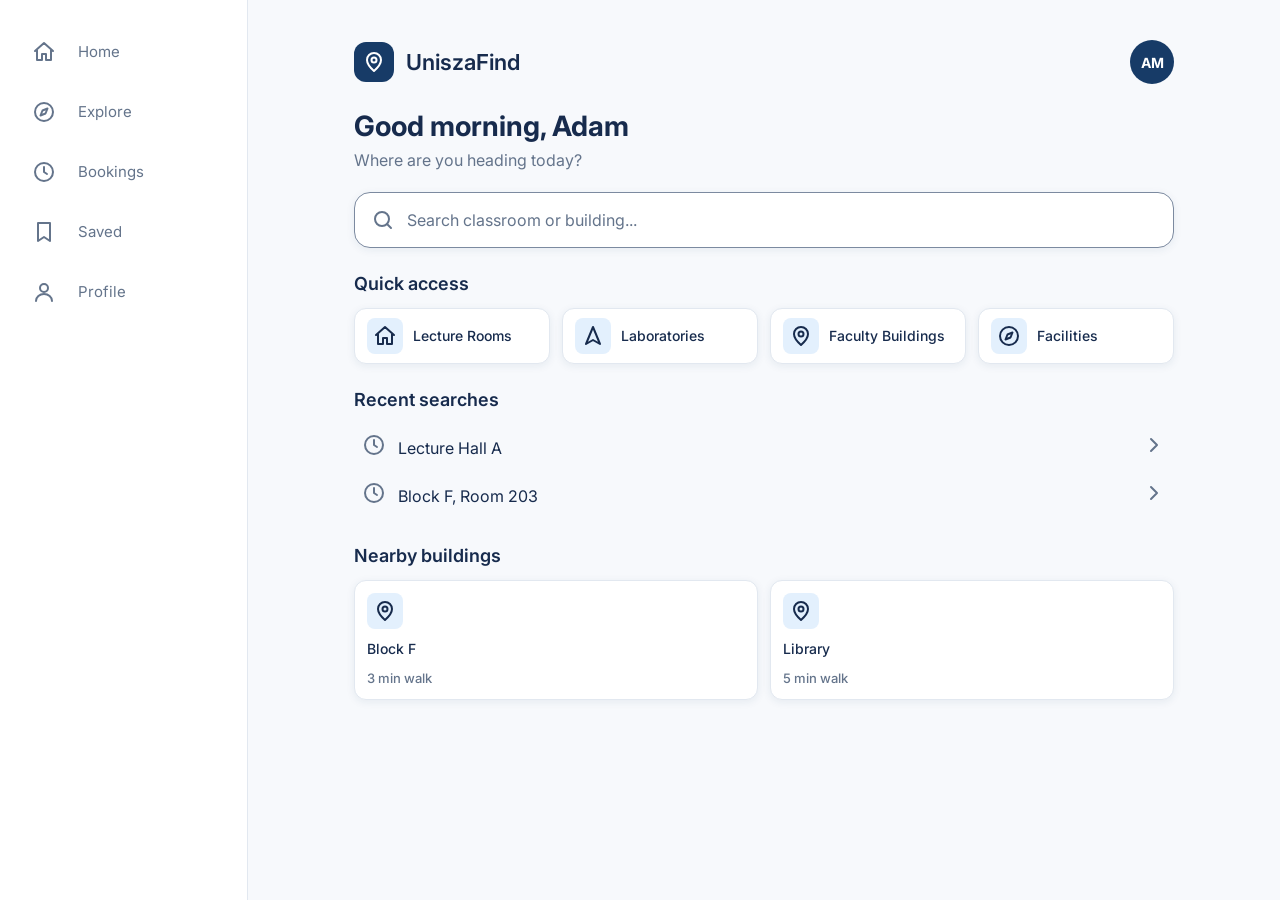
<file: index.html>
<!DOCTYPE html>
<html lang="en"><head><meta charset="utf-8">
<meta name="viewport" content="width=device-width, initial-scale=1, viewport-fit=cover">
<title>UniszaFind – Classroom Finder</title>
<link rel="preconnect" href="https://fonts.googleapis.com"><link href="https://fonts.googleapis.com/css2?family=Inter:wght@400;500;600;700&display=swap" rel="stylesheet">
<meta name="description" content="Find classrooms, buildings and step-by-step directions across campus with UniszaFind.">
<meta name="theme-color" content="#173B67">
<link rel="icon" href="assets/img/favicon.svg" type="image/svg+xml">
<link rel="stylesheet" href="assets/css/styles.css">
</head><body data-page="home">
<main class="app" id="app">
  <div class="row sp">
    <div class="row"><div class="logo" id="logoIcon"></div><h3>UniszaFind</h3></div>
    <a class="avatar sm" href="pages/profile.html" aria-label="Profile">AM</a>
  </div>
  <h1 style="margin-top:24px">Good morning, Adam</h1>
  <p class="mu" style="margin:4px 0 20px">Where are you heading today?</p>
  <a class="search" href="pages/search.html"><svg class="i" aria-hidden="true"><use href="#i-s"/></svg>Search classroom or building...</a>
  <div class="sec"><h2>Quick access</h2><div class="grid" id="quick"></div></div>
  <div class="sec"><h2>Recent searches</h2><div id="recent"></div></div>
  <div class="sec"><h2>Nearby buildings</h2><div class="grid" id="nearby"></div></div>
</main>
<nav id="nav" aria-label="Main"><div></div></nav><div id="toast" role="status" aria-live="polite"></div>
<script src="assets/js/app.js"></script>
</body></html>
</file>
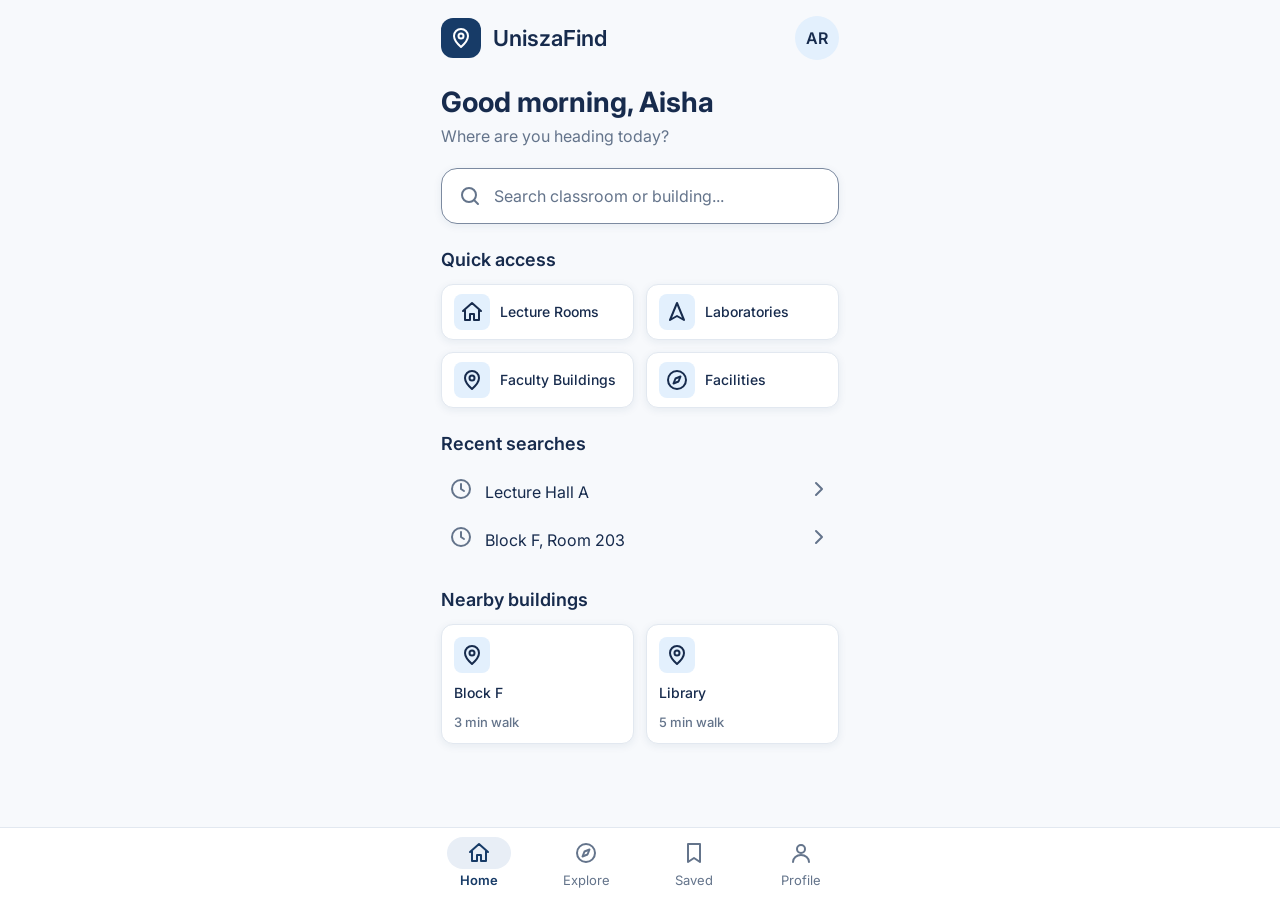
<file: archive/uniszafind-prototype.html>
<!DOCTYPE html>
<html lang="en"><head><meta charset="utf-8">
<meta name="viewport" content="width=device-width, initial-scale=1, viewport-fit=cover">
<title>UniszaFind – Classroom Finder</title>
<link rel="preconnect" href="https://fonts.googleapis.com"><link href="https://fonts.googleapis.com/css2?family=Inter:wght@400;500;600;700&display=swap" rel="stylesheet">
<style>
:root{--bg:#F7F9FC;--sf:#fff;--tx:#172B4D;--mu:#64748B;--pr:#173B67;--onp:#fff;--sc:#4A90E2;--bd:#E2E8F0;--in:#7C8AA0;--sel:#E8EEF6;--info:#E3F0FD;--ok:#1B7F55;--okb:#E4F5EE;--er:#C9372C;--erb:#FCE9E7;--lk:#2A6CB8;--sh:0 2px 8px rgba(23,59,103,.08);font-size:100%;box-sizing:border-box;padding-top:env(safe-area-inset-top,0px);padding-bottom:env(safe-area-inset-bottom,0px)}
:root.big{font-size:112.5%}
@media(prefers-color-scheme:dark){:root:not([data-theme="light"]){--bg:#0F1B2D;--sf:#17263B;--tx:#E8EEF6;--mu:#9FB0C6;--pr:#8DBBF2;--onp:#0F1B2D;--bd:#2A3C55;--sel:#22364F;--info:#1D3550;--ok:#6FD3A6;--okb:#173A2E;--er:#FF8A80;--erb:#3D1F22;--lk:#8DBBF2;--sh:0 2px 8px rgba(0,0,0,.4)}}
:root[data-theme="dark"]{--bg:#0F1B2D;--sf:#17263B;--tx:#E8EEF6;--mu:#9FB0C6;--pr:#8DBBF2;--onp:#0F1B2D;--bd:#2A3C55;--sel:#22364F;--info:#1D3550;--ok:#6FD3A6;--okb:#173A2E;--er:#FF8A80;--erb:#3D1F22;--lk:#8DBBF2;--sh:0 2px 8px rgba(0,0,0,.4)}
html{scroll-padding-top:env(safe-area-inset-top,0px)}
*{box-sizing:border-box}body{margin:0;background:var(--bg);color:var(--tx);font:400 1rem/1.5 Inter,system-ui,sans-serif}
button{font:inherit;color:inherit;cursor:pointer;border:0;background:none;text-align:left}
:focus-visible{outline:3px solid var(--sc);outline-offset:2px}
.app{max-width:430px;margin:auto;padding:16px 16px 104px;min-height:100vh}
.i{width:24px;height:24px;fill:none;stroke:currentColor;stroke-width:2;stroke-linecap:round;stroke-linejoin:round;flex:none}
h1{font:700 1.75rem/2.25rem Inter;margin:0}h2{font:600 1.125rem/1.5rem Inter;margin:0 0 12px}h3{font:600 1.375rem/1.75rem Inter;margin:0}
.mu{color:var(--mu)}.cap{font-size:.8125rem;line-height:1.125rem}.row{display:flex;align-items:center;gap:12px}.sp{justify-content:space-between}
.sec{margin-top:24px}.logo{width:40px;height:40px;border-radius:12px;background:var(--pr);color:var(--onp);display:grid;place-items:center}
.card{background:var(--sf);border:1px solid var(--bd);border-radius:12px;box-shadow:var(--sh)}
.search{width:100%;min-height:56px;padding:0 16px;border:1.5px solid var(--in);border-radius:16px;background:var(--sf);box-shadow:var(--sh);display:flex;align-items:center;gap:12px;color:var(--mu)}
input.search{color:var(--tx);font:inherit}input::placeholder{color:var(--mu)}
.grid{display:grid;grid-template-columns:1fr 1fr;gap:12px}
.tile{min-height:56px;padding:8px 12px;display:flex;align-items:center;gap:10px;font-weight:500;font-size:.875rem;line-height:1.25rem}
.tile:active,.item:active,.chip:active{background:var(--sel);border-color:var(--sc)}
.ib{width:36px;height:36px;border-radius:8px;background:var(--info);display:grid;place-items:center;flex:none}
.item{width:100%;min-height:48px;padding:8px;display:flex;align-items:center;gap:12px;border-radius:8px}
.chips{display:flex;gap:8px;overflow-x:auto;padding:2px 2px 8px;margin:0 -2px}
.chip{min-height:40px;padding:0 16px;border-radius:99px;border:1px solid var(--bd);background:var(--sf);font-size:.875rem;font-weight:500;white-space:nowrap}
.chip[aria-pressed=true]{background:var(--pr);color:var(--onp);border-color:var(--pr)}
.btn{min-height:48px;padding:0 24px;border-radius:12px;font-weight:500;display:flex;align-items:center;justify-content:center;gap:8px;width:100%;text-align:center}
.p{background:var(--pr);color:var(--onp)}.s{border:1.5px solid var(--pr);color:var(--pr)}
.pill{display:inline-block;padding:2px 10px;border-radius:99px;background:var(--info);font-size:.8125rem;font-weight:500}
.res{padding:16px;width:100%;display:flex;align-items:center;gap:12px;margin-bottom:12px}
.back{min-height:48px;display:flex;align-items:center;gap:4px;font-weight:500;color:var(--lk);margin-left:-8px;padding:0 8px}
.empty{text-align:center;padding:32px 16px}.empty .ib{width:56px;height:56px;margin:0 auto 12px;border-radius:99px}
.err{background:var(--erb);color:var(--er);border-radius:12px;padding:12px 16px;margin-top:12px;font-size:.875rem}
nav{position:fixed;left:0;right:0;bottom:0;background:var(--sf);border-top:1px solid var(--bd);padding:8px 8px calc(8px + env(safe-area-inset-bottom,0px))}
nav div{max-width:430px;margin:auto;display:flex}nav button{flex:1;min-height:56px;display:flex;flex-direction:column;align-items:center;gap:2px;font-size:.8125rem;color:var(--mu);text-align:center}
nav button span.pl{width:64px;height:32px;border-radius:99px;display:grid;place-items:center}nav button[aria-current=page]{color:var(--pr);font-weight:600}nav button[aria-current=page] .pl{background:var(--sel)}
svg.map{width:100%;border-radius:12px;background:var(--info);display:block}.map text{font:500 .625rem Inter;fill:var(--tx)}
.step{display:flex;gap:12px;padding:12px;border-radius:12px;opacity:.6}.step.on{opacity:1;background:var(--sel);font-weight:500}.step.done{opacity:1}.n{width:28px;height:28px;border-radius:99px;background:var(--pr);color:var(--onp);display:grid;place-items:center;font-size:.8125rem;font-weight:600;flex:none}
#toast{position:fixed;left:50%;bottom:104px;transform:translateX(-50%);background:var(--pr);color:var(--onp);padding:12px 20px;border-radius:12px;opacity:0;pointer-events:none;transition:opacity .2s;z-index:9}#toast.on{opacity:1}
.arr{background:var(--okb);color:var(--ok);padding:12px 16px;border-radius:12px;font-weight:600;margin-top:12px}
</style></head><body>
<svg width="0" height="0" style="position:absolute" aria-hidden="true"><symbol id="i-s" viewBox="0 0 24 24"><circle cx="11" cy="11" r="7"/><path d="M20 20l-4-4"/></symbol><symbol id="i-h" viewBox="0 0 24 24"><path d="M3 11l9-8 9 8M5 10v10h5v-6h4v6h5V10"/></symbol><symbol id="i-c" viewBox="0 0 24 24"><circle cx="12" cy="12" r="9"/><path d="M15.5 8.5l-2 5-5 2 2-5z"/></symbol><symbol id="i-b" viewBox="0 0 24 24"><path d="M6 3h12v18l-6-4-6 4z"/></symbol><symbol id="i-u" viewBox="0 0 24 24"><circle cx="12" cy="8" r="4"/><path d="M4 21c0-4 3.6-7 8-7s8 3 8 7"/></symbol><symbol id="i-r" viewBox="0 0 24 24"><path d="M9 6l6 6-6 6"/></symbol><symbol id="i-l" viewBox="0 0 24 24"><path d="M15 6l-6 6 6 6"/></symbol><symbol id="i-p" viewBox="0 0 24 24"><path d="M12 21s7-6.2 7-11a7 7 0 0 0-14 0c0 4.8 7 11 7 11z"/><circle cx="12" cy="10" r="2.5"/></symbol><symbol id="i-n" viewBox="0 0 24 24"><path d="M12 3l7 17-7-4-7 4z"/></symbol><symbol id="i-k" viewBox="0 0 24 24"><circle cx="12" cy="12" r="9"/><path d="M12 7v5l3 2"/></symbol></svg>
<main class="app" id="v"></main><nav id="nav" aria-label="Main"><div></div></nav><div id="toast" role="status" aria-live="polite"></div>
<script>
const B={A:{n:'Block A',x:30,y:30,w:80,h:60},B:{n:'Block B',x:130,y:30,w:70,h:60},F:{n:'Block F',x:230,y:30,w:80,h:80},L:{n:'Library',x:30,y:150,w:90,h:60},C:{n:'Cafeteria',x:240,y:170,w:70,h:50}};
const R=[{id:'a',n:'Lecture Hall A',r:'LH-A',b:'A',f:'Ground floor',c:'Lecture Room',m:2,fac:['Projector','Air conditioning','Wi‑Fi','Wheelchair access']},
{id:'b',n:'Block F, Room 203',r:'F203',b:'F',f:'Level 2',c:'Lecture Room',m:4,fac:['Projector','Wi‑Fi','Power sockets']},
{id:'c',n:'Computer Laboratory 2',r:'F-L2',b:'F',f:'Level 1',c:'Laboratory',m:4,fac:['40 PCs','Air conditioning','Wi‑Fi','Wheelchair access']},
{id:'d',n:'Physics Laboratory 1',r:'B104',b:'B',f:'Level 1',c:'Laboratory',m:3,fac:['Lab benches','Safety shower','Wi‑Fi']},
{id:'e',n:'Faculty of Informatics Office',r:'F-001',b:'F',f:'Ground floor',c:'Faculty Building',m:4,fac:['Reception','Wheelchair access']},
{id:'f',n:'Main Library',r:'L-G',b:'L',f:'Ground floor',c:'Facility',m:5,fac:['Study spaces','Wi‑Fi','Printing','Wheelchair access']},
{id:'g',n:'Student Cafeteria',r:'C-01',b:'C',f:'Ground floor',c:'Facility',m:3,fac:['Seating','Prayer room nearby']}];
const CATS=['All','Lecture Room','Laboratory','Faculty Building','Facility'],CL={'Lecture Room':'Lecture Rooms','Laboratory':'Laboratories','Faculty Building':'Faculty Buildings','Facility':'Facilities'};
const S={q:'',cat:'All',sort:'near',sel:null,saved:new Set(),recent:['Lecture Hall A','Block F, Room 203'],step:0,list:false,big:false,prev:null};
const $=s=>document.querySelector(s),ic=i=>`<svg class="i" aria-hidden="true"><use href="#i-${i}"/></svg>`;
const esc=s=>String(s).replace(/[&<>"']/g,c=>({'&':'&amp;','<':'&lt;','>':'&gt;','"':'&quot;',"'":'&#39;'}[c]));
const find=()=>{const q=S.q.trim().toLowerCase();let r=R.filter(x=>(S.cat==='All'||x.c===S.cat)&&(!q||(x.n+' '+x.r+' '+B[x.b].n).toLowerCase().includes(q)));return S.sort==='name'?r.sort((a,b)=>a.n.localeCompare(b.n)):r.sort((a,b)=>a.m-b.m)};
const chips=a=>`<div class="chips" role="group" aria-label="Filter by type">${CATS.map(c=>`<button class="chip" data-a="${a}" data-c="${c}" aria-pressed="${S.cat===c}">${c==='All'?'All':CL[c]}</button>`).join('')}</div>`;
const rcard=r=>`<button class="card res" data-a="room" data-id="${r.id}"><div class="ib">${ic('p')}</div><div style="flex:1"><b>${r.n}</b><div class="cap mu">${r.r} · ${B[r.b].n} · ${r.f}</div><span class="pill" style="margin-top:6px">${r.c}</span></div>${ic('r')}</button>`;
function door(id){const b=B[id],top=b.y<120,x=b.x+b.w/2;return{x,y:top?b.y+b.h:b.y,top}}
function map(sel,route,step){let d=sel?door(sel):null,p=d?[[170,260],[170,125],[d.x,125],[d.x,d.y]]:null,pts=p?p.map(a=>a.join(',')).join(' '):'';
return `<svg class="map" viewBox="0 0 340 290" role="img" aria-label="Campus map${sel?' with route to '+B[sel].n:''}"><rect x="0" y="118" width="340" height="14" fill="var(--bd)"/><rect x="163" y="118" width="14" height="172" fill="var(--bd)"/>`+
Object.entries(B).map(([k,b])=>`<g ${route?'':`data-a="bld" data-id="${k}" style="cursor:pointer" role="button" tabindex="0" aria-label="${b.n}"`}><rect x="${b.x}" y="${b.y}" width="${b.w}" height="${b.h}" rx="8" fill="${k===sel?'var(--pr)':'var(--sf)'}" stroke="var(--in)"/><text x="${b.x+b.w/2}" y="${b.y+b.h/2+4}" text-anchor="middle" style="fill:${k===sel?'var(--onp)':'var(--tx)'}">${b.n}</text></g>`).join('')+
(p?`<polyline points="${pts}" fill="none" stroke="var(--sc)" stroke-width="4" stroke-dasharray="1 8" stroke-linecap="round"/>`:'')+
`<circle cx="170" cy="260" r="9" fill="var(--sc)" stroke="#fff" stroke-width="3"/><text x="170" y="282" text-anchor="middle">You are here</text>`+
(d?`<path transform="translate(${d.x-12} ${d.y-(d.top?0:24)})" d="M12 22s7-6 7-11a7 7 0 0 0-14 0c0 5 7 11 7 11z" fill="var(--er)"/>`:'')+`</svg>`}
function steps(r){const b=B[r.b].n;return[`Head north along Main Walk`,`Turn at the junction toward ${b}`,`Enter ${b} and go to ${r.f.toLowerCase()}`,`${r.n} (${r.r}) is on your right`]}
const V={
home:()=>`<div class="row sp"><div class="row"><div class="logo">${ic('p')}</div><h3>UniszaFind</h3></div><button class="ib" style="width:44px;height:44px;border-radius:99px;font-weight:600" data-a="go" data-v="profile" aria-label="Profile">AR</button></div>
<h1 style="margin-top:24px">Good morning, Aisha</h1><p class="mu" style="margin:4px 0 20px">Where are you heading today?</p>
<button class="search" data-a="go" data-v="search">${ic('s')}Search classroom or building...</button>
<div class="sec"><h2>Quick access</h2><div class="grid">${Object.entries(CL).map(([k,l])=>`<button class="card tile" data-a="cat" data-c="${k}"><span class="ib">${ic(k=='Facility'?'c':k=='Laboratory'?'n':k=='Lecture Room'?'h':'p')}</span>${l}</button>`).join('')}</div></div>
<div class="sec"><h2>Recent searches</h2>${S.recent.map(t=>`<button class="item" data-a="recent" data-t="${t}"><span class="mu">${ic('k')}</span><span style="flex:1">${t}</span><span class="mu">${ic('r')}</span></button>`).join('')}</div>
<div class="sec"><h2>Nearby buildings</h2><div class="grid">${[['F','3 min walk'],['L','5 min walk']].map(([k,m])=>`<button class="card tile" style="flex-direction:column;align-items:flex-start;padding:12px" data-a="bld" data-id="${k}"><span class="ib">${ic('p')}</span>${B[k].n}<span class="cap mu">${m}</span></button>`).join('')}</div></div>`,
search:()=>`<button class="back" data-a="back">${ic('l')}Back</button><input id="q" class="search" placeholder="Search classroom or building..." aria-label="Search" value="${esc(S.q)}" autocomplete="off">${chips('chip')}<div id="sg">${sg()}</div>`,
results:()=>{const r=find();return `<button class="back" data-a="back">${ic('l')}Back</button><h1 style="font-size:1.375rem;line-height:1.75rem">${r.length} result${r.length==1?'':'s'}${S.q?` for “${esc(S.q)}”`:''}</h1>${chips('chip')}<div class="row sp" style="margin:4px 0 12px"><span class="cap mu">Sorted by ${S.sort=='near'?'nearest':'name'}</span><button class="chip" data-a="sort">Sort: ${S.sort=='near'?'Nearest':'Name'}</button></div>${r.length?r.map(rcard).join(''):empty()}`},
details:()=>{const r=S.sel,sv=S.saved.has(r.id);return `<button class="back" data-a="back">${ic('l')}Back</button><span class="pill">${r.c}</span><h1 style="margin-top:8px">${r.n}</h1><p class="mu" style="margin:0 0 16px">Room ${r.r}</p>
<div class="grid"><div class="card" style="padding:12px"><div class="cap mu">Building</div><b>${B[r.b].n}</b></div><div class="card" style="padding:12px"><div class="cap mu">Floor</div><b>${r.f}</b></div></div>
<div class="sec"><h2>Facilities</h2><div style="display:flex;flex-wrap:wrap;gap:8px">${r.fac.map(f=>`<span class="pill">${f}</span>`).join('')}</div></div>
<div class="sec"><h2>Direction preview</h2>${map(r.b,1)}<p class="cap mu">About ${r.m} min walk from your location</p></div>
<div style="display:grid;gap:12px;margin-top:24px"><button class="btn p" data-a="dir">${ic('n')}Get Directions</button><button class="btn s" data-a="save">${ic('b')}${sv?'Saved – tap to remove':'Save room'}</button></div>`},
navigate:()=>{const r=S.sel,st=steps(r),done=S.step>=st.length;return `<button class="back" data-a="back">${ic('l')}Back</button><h3>To ${r.n}</h3><p class="mu" style="margin:0 0 12px">From: Main Gate (your location) · <b>${r.m} min · ${r.m*70} m</b></p>${map(r.b,1)}
<div class="sec" aria-live="polite">${done?`<div class="arr">You’ve arrived at ${r.n}</div>`:''}${st.map((s,i)=>`<div class="step ${i==S.step?'on':''} ${i<S.step?'done':''}"><span class="n">${i<S.step?'✓':i+1}</span>${s}</div>`).join('')}</div>
<div style="display:grid;gap:12px;margin-top:16px">${done?'':`<button class="btn p" data-a="next">${S.step==st.length-1?'I’ve arrived':'Next step'}</button>`}<button class="btn s" data-a="end">${done?'Done':'End navigation'}</button></div>`},
map:()=>`<h1>Campus map</h1><div class="row" style="margin:12px 0"><button class="chip" data-a="tg" aria-pressed="${!S.list}">Map</button><button class="chip" data-a="tg" aria-pressed="${S.list}">List</button></div>${S.list?Object.entries(B).map(([k,b])=>`<button class="card res" data-a="bld" data-id="${k}"><div class="ib">${ic('p')}</div><b style="flex:1">${b.n}</b>${ic('r')}</button>`).join(''):map(null,0)+'<p class="cap mu">Tap a building to see its rooms.</p>'}`,
saved:()=>`<h1>Saved rooms</h1><div style="margin-top:16px">${S.saved.size?[...S.saved].map(i=>rcard(R.find(x=>x.id==i))).join(''):`<div class="empty card"><div class="ib">${ic('b')}</div><b>No saved rooms yet</b><p class="mu">Open a room and tap “Save room” to find it here quickly.</p><button class="btn p" data-a="go" data-v="search">Search rooms</button></div>`}</div>`,
profile:()=>`<h1>Profile</h1><div class="card" style="padding:16px;margin:16px 0" ><b>Guest visitor</b><p class="mu" style="margin:0">Sign-in with your university ID is coming soon.</p></div><button class="card res" data-a="big" aria-pressed="${S.big}"><b style="flex:1">Larger text</b><span class="pill">${S.big?'On':'Off'}</span></button>`};
function sg(){const r=find().slice(0,5);return S.q&&!r.length?empty():`<h2 style="margin-top:8px">${S.q?'Suggestions':'Recent searches'}</h2>`+(S.q?r.map(x=>`<button class="item" data-a="room" data-id="${x.id}"><span class="mu">${ic('s')}</span><span style="flex:1"><b>${x.n}</b><span class="cap mu"> · ${B[x.b].n}</span></span></button>`).join(''):S.recent.map(t=>`<button class="item" data-a="recent" data-t="${t}"><span class="mu">${ic('k')}</span><span style="flex:1">${t}</span></button>`).join(''))+(S.q?`<button class="btn p" style="margin-top:12px" data-a="go" data-v="results">See all results</button>`:'')}
function empty(){return `<div class="empty card"><div class="ib">${ic('s')}</div><b>No classrooms found</b><p class="mu">Check the spelling, or try a room number such as “F203” or a building name.</p><button class="btn s" data-a="clear">Clear search and filters</button></div>`}
let lastView=null;
function render(){let v=location.hash.slice(1)||'home';if(!V[v]||((v=='details'||v=='navigate')&&!S.sel))v='home';$('#v').innerHTML=V[v]();if(v!==lastView)window.scrollTo(0,0);lastView=v;
const t=[['home','Home','h'],['map','Explore','c'],['saved','Saved','b'],['profile','Profile','u']],on=v=='results'||v=='search'||v=='details'?'home':v;
$('#nav').style.display=v=='navigate'?'none':'';$('#nav div').innerHTML=t.map(([k,l,i])=>`<button data-a="go" data-v="${k}" ${on==k?'aria-current="page"':''}><span class="pl">${ic(i)}</span>${l}</button>`).join('');
if(v=='search'){const q=$('#q');q.focus();q.setSelectionRange(q.value.length,q.value.length)}}
let toastTimer;
function toast(m){const t=$('#toast');t.textContent=m;t.classList.add('on');clearTimeout(toastTimer);toastTimer=setTimeout(()=>t.classList.remove('on'),1800)}
const go=v=>{const cur=location.hash.slice(1)||'home';if(cur===v){render();return}S.prev=cur;location.hash=v};
const back=()=>{const p=S.prev||'home';S.prev=null;location.hash=p;if((location.hash.slice(1)||'home')===p)render()};
document.addEventListener('click',e=>{const t=e.target.closest('[data-a]');if(!t)return;const a=t.dataset.a,d=t.dataset;
if(a=='go')go(d.v);else if(a=='back')back();
else if(a=='cat'){S.cat=d.c;S.q='';go('results')}else if(a=='chip'){S.cat=d.c;render();if(location.hash=='#search')$('#q').focus()}
else if(a=='sort'){S.sort=S.sort=='near'?'name':'near';render()}
else if(a=='room'){S.sel=R.find(x=>x.id==d.id);S.recent=[S.sel.n,...S.recent.filter(x=>x!=S.sel.n)].slice(0,3);go('details')}
else if(a=='recent'){S.q=d.t;S.cat='All';go('results')}else if(a=='bld'){S.q=B[d.id].n;S.cat='All';go('results')}
else if(a=='save'){const i=S.sel.id;S.saved.has(i)?S.saved.delete(i):S.saved.add(i);toast(S.saved.has(i)?'Room saved':'Removed from saved');render()}
else if(a=='dir'){S.step=0;go('navigate')}else if(a=='next'){S.step++;render()}else if(a=='end')go('details')
else if(a=='tg'){S.list=t.textContent=='List';render()}else if(a=='clear'){S.q='';S.cat='All';render()}
else if(a=='big'){S.big=!S.big;document.documentElement.classList.toggle('big',S.big);render()}});
document.addEventListener('input',e=>{if(e.target.id=='q'){S.q=e.target.value;$('#sg').innerHTML=sg()}});
document.addEventListener('keydown',e=>{if(e.target.id=='q'&&e.key=='Enter')go('results');if(e.key=='Enter'&&e.target.matches('svg g[data-a]'))e.target.dispatchEvent(new MouseEvent('click',{bubbles:true}))});
addEventListener('hashchange',render);render();
</script></body></html>
</file>
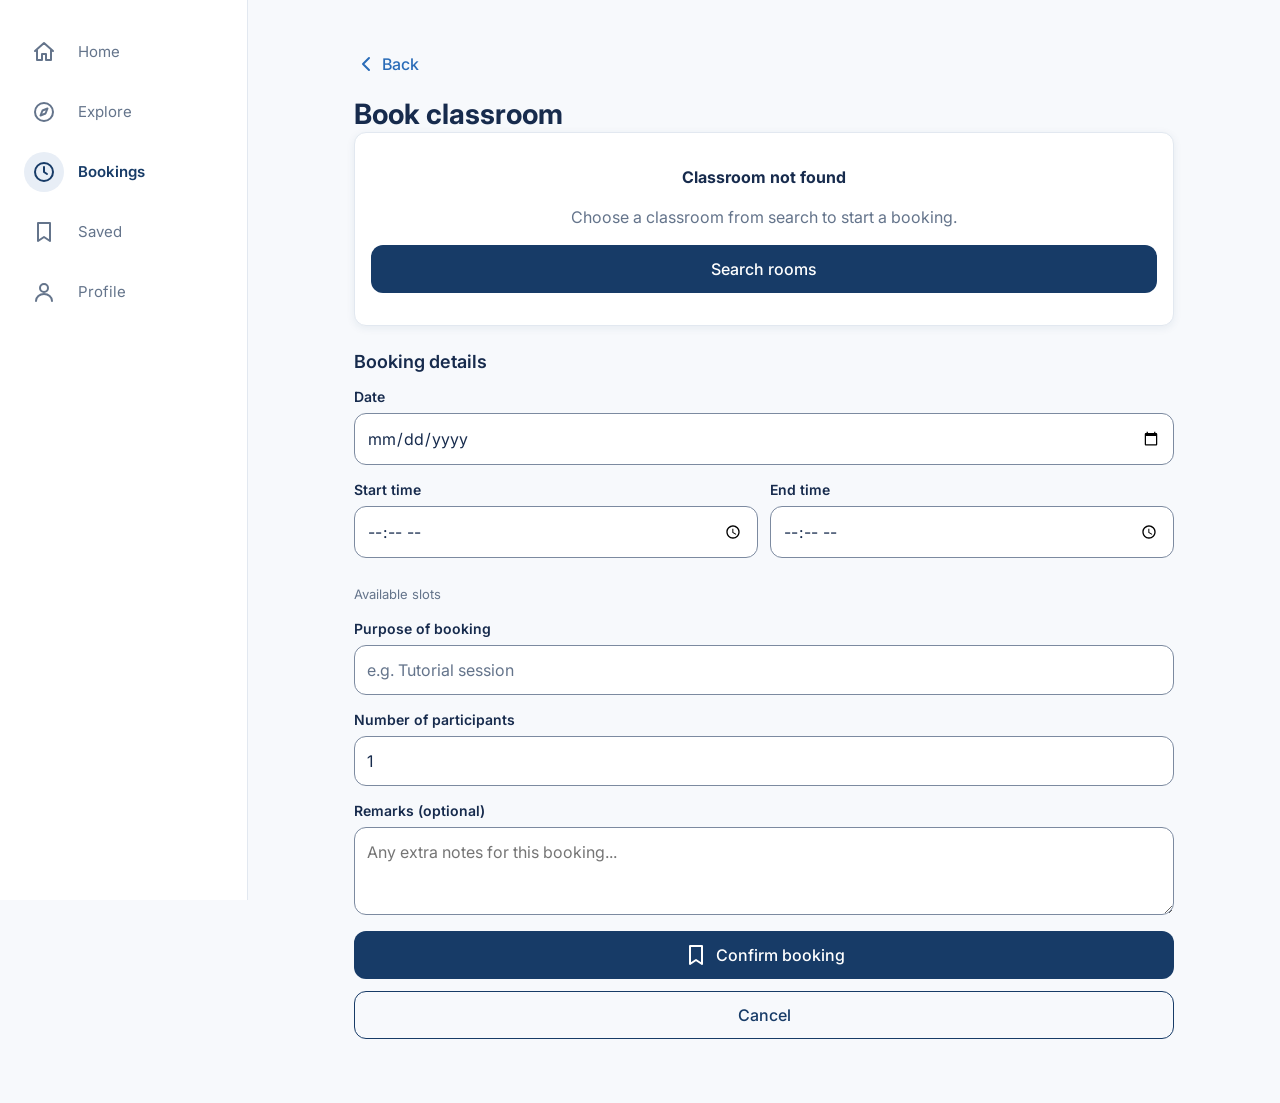
<file: pages/booking.html>
<!DOCTYPE html>
<html lang="en"><head><meta charset="utf-8">
<meta name="viewport" content="width=device-width, initial-scale=1, viewport-fit=cover">
<title>Book classroom – UniszaFind</title>
<link rel="preconnect" href="https://fonts.googleapis.com"><link href="https://fonts.googleapis.com/css2?family=Inter:wght@400;500;600;700&display=swap" rel="stylesheet">
<meta name="description" content="Reserve a campus classroom locally with UniszaFind.">
<meta name="theme-color" content="#173B67">
<link rel="icon" href="../assets/img/favicon.svg" type="image/svg+xml">
<link rel="stylesheet" href="../assets/css/styles.css">
</head><body data-page="booking">
<main class="app" id="app">
  <a class="back" href="details.html" data-back><svg class="i" aria-hidden="true"><use href="#i-l"/></svg>Back</a>
  <h1 style="margin-top:8px">Book classroom</h1>
  <div id="bookingRoom"></div>
  <form id="bookingForm" novalidate>
    <input type="hidden" id="bkRoom">
    <div class="sec">
      <h2>Booking details</h2>
      <div class="field"><label for="bkDate">Date</label><input id="bkDate" type="date" required></div>
      <div class="grid">
        <div class="field"><label for="bkStart">Start time</label><input id="bkStart" type="time" step="1800" required></div>
        <div class="field"><label for="bkEnd">End time</label><input id="bkEnd" type="time" step="1800" required></div>
      </div>
      <p class="hint" id="bkSlots">Available slots</p>
      <div class="field"><label for="bkPurpose">Purpose of booking</label><input id="bkPurpose" type="text" placeholder="e.g. Tutorial session" required></div>
      <div class="field"><label for="bkParticipants">Number of participants</label><input id="bkParticipants" type="number" min="1" value="1" required></div>
      <div class="field"><label for="bkRemarks">Remarks (optional)</label><textarea id="bkRemarks" placeholder="Any extra notes for this booking..."></textarea></div>
    </div>
    <div id="bkError" class="form-error" role="alert"></div>
    <div style="display:grid;gap:12px;margin-top:16px">
      <button class="btn p" type="submit"><svg class="i" aria-hidden="true"><use href="#i-b"/></svg>Confirm booking</button>
      <a class="btn s" id="bkCancel" href="details.html">Cancel</a>
    </div>
  </form>
</main>
<nav id="nav" aria-label="Main"><div></div></nav><div id="toast" role="status" aria-live="polite"></div>
<script src="../assets/js/app.js"></script>
</body></html>
</file>
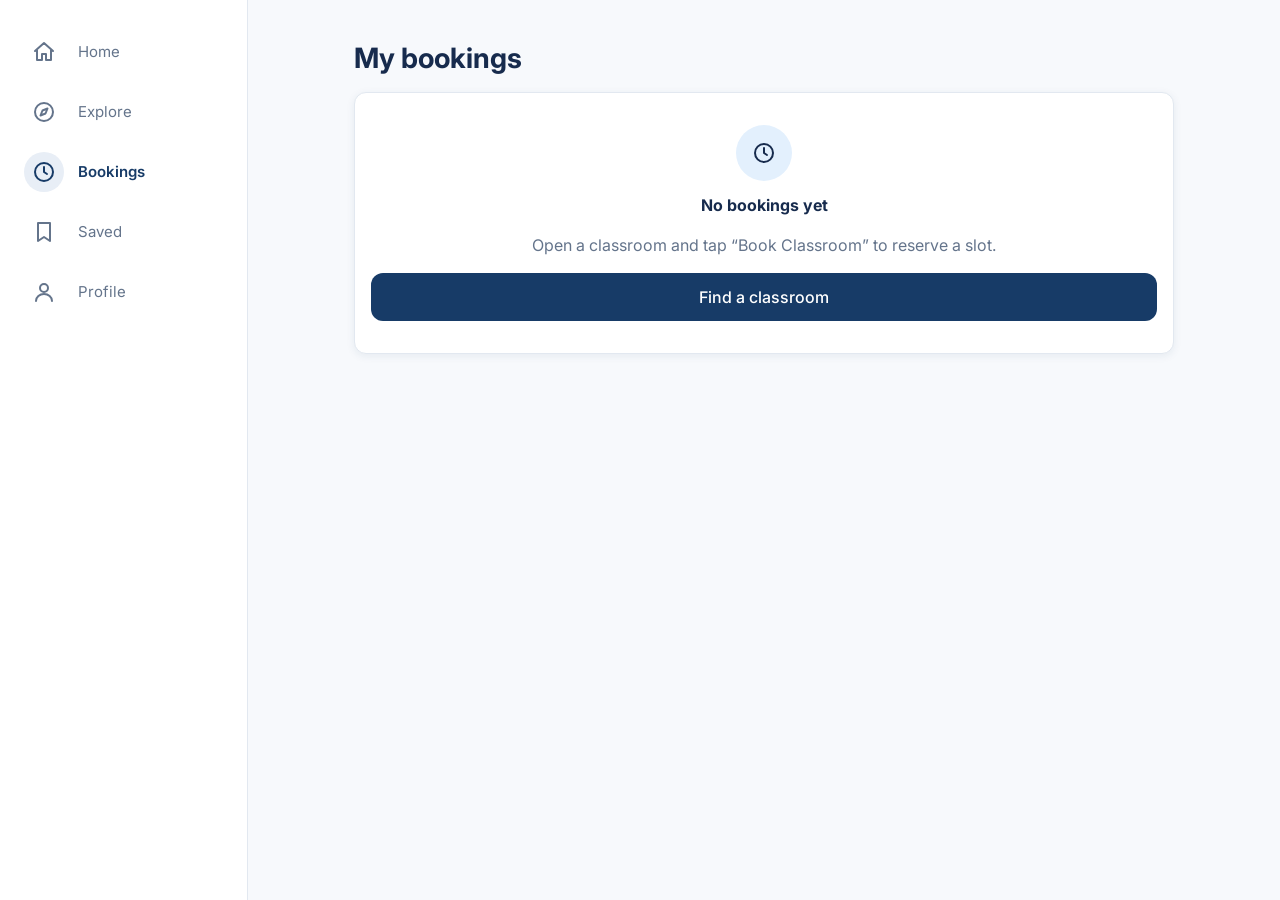
<file: pages/bookings.html>
<!DOCTYPE html>
<html lang="en"><head><meta charset="utf-8">
<meta name="viewport" content="width=device-width, initial-scale=1, viewport-fit=cover">
<title>My bookings – UniszaFind</title>
<link rel="preconnect" href="https://fonts.googleapis.com"><link href="https://fonts.googleapis.com/css2?family=Inter:wght@400;500;600;700&display=swap" rel="stylesheet">
<meta name="description" content="View and manage your locally saved classroom bookings with UniszaFind.">
<meta name="theme-color" content="#173B67">
<link rel="icon" href="../assets/img/favicon.svg" type="image/svg+xml">
<link rel="stylesheet" href="../assets/css/styles.css">
</head><body data-page="bookings">
<main class="app" id="app">
  <h1>My bookings</h1>
  <div id="bookingsBanner"></div>
  <div style="margin-top:16px" id="bookings"></div>
</main>
<nav id="nav" aria-label="Main"><div></div></nav><div id="toast" role="status" aria-live="polite"></div>
<script src="../assets/js/app.js"></script>
</body></html>
</file>
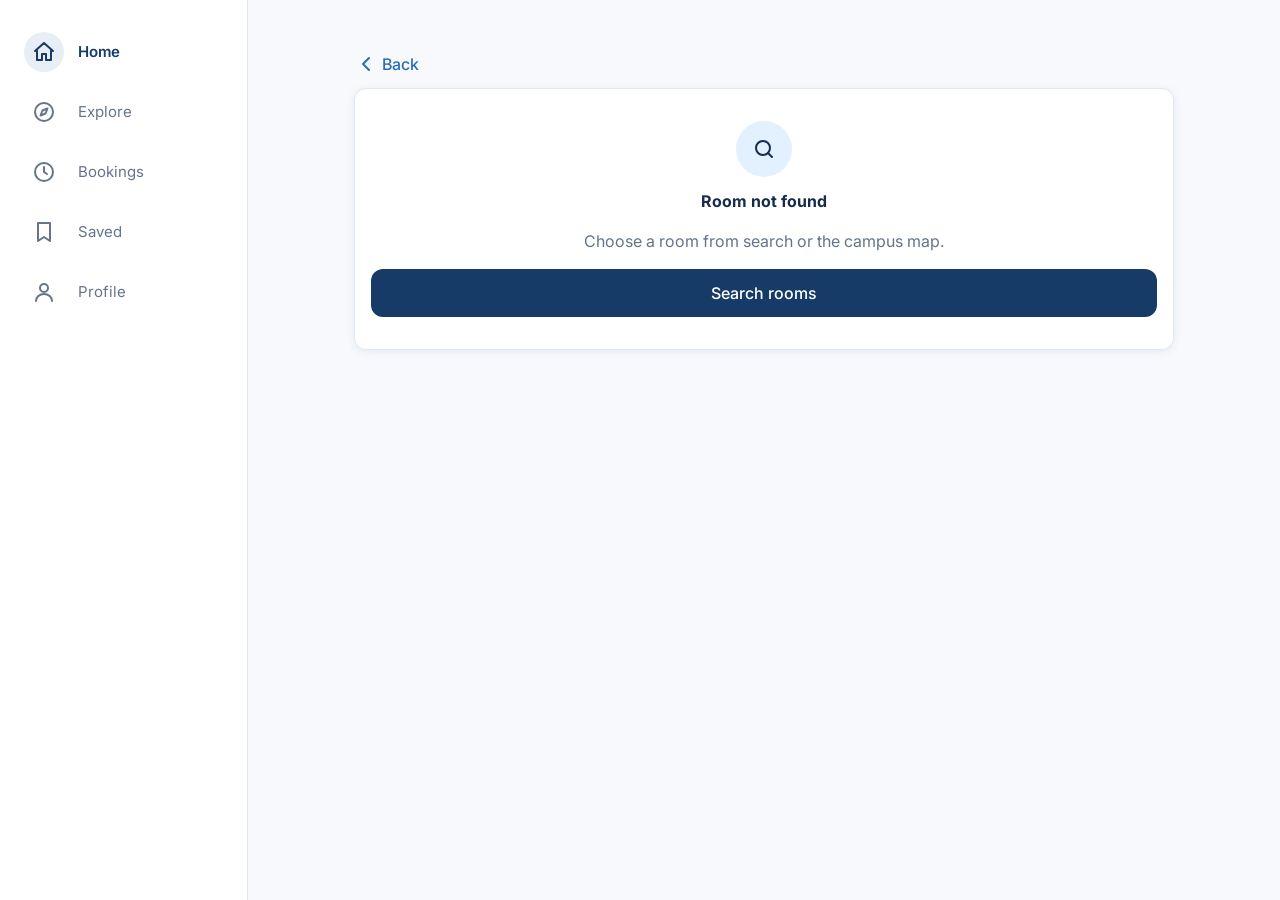
<file: pages/details.html>
<!DOCTYPE html>
<html lang="en"><head><meta charset="utf-8">
<meta name="viewport" content="width=device-width, initial-scale=1, viewport-fit=cover">
<title>Room details – UniszaFind</title>
<link rel="preconnect" href="https://fonts.googleapis.com"><link href="https://fonts.googleapis.com/css2?family=Inter:wght@400;500;600;700&display=swap" rel="stylesheet">
<meta name="description" content="Find classrooms, buildings and step-by-step directions across campus with UniszaFind.">
<meta name="theme-color" content="#173B67">
<link rel="icon" href="../assets/img/favicon.svg" type="image/svg+xml">
<link rel="stylesheet" href="../assets/css/styles.css">
</head><body data-page="details">
<main class="app" id="app">
  <a class="back" href="results.html" data-back><svg class="i" aria-hidden="true"><use href="#i-l"/></svg>Back</a>
  <div id="details"></div>
</main>
<nav id="nav" aria-label="Main"><div></div></nav><div id="toast" role="status" aria-live="polite"></div>
<script src="../assets/js/app.js"></script>
</body></html>
</file>
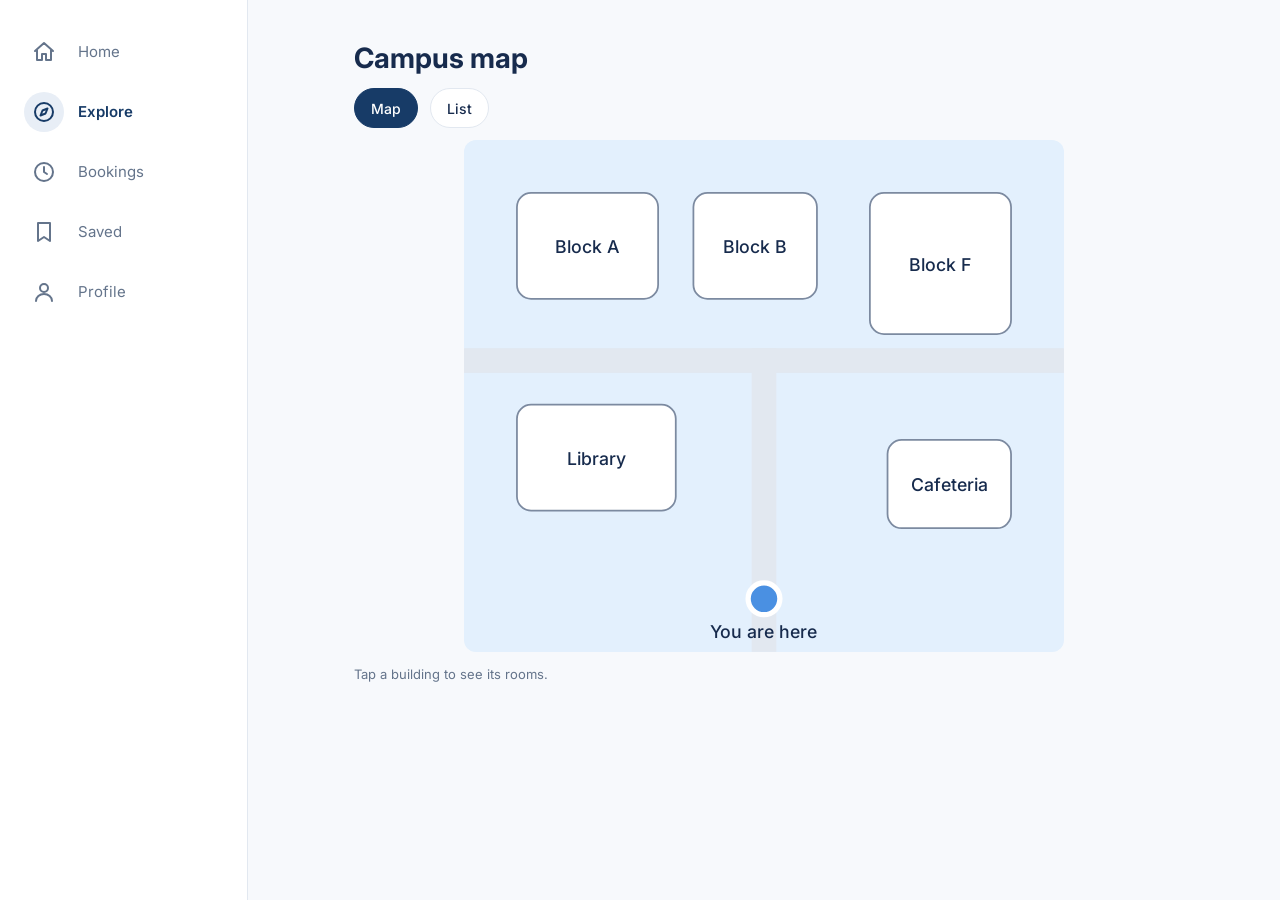
<file: pages/map.html>
<!DOCTYPE html>
<html lang="en"><head><meta charset="utf-8">
<meta name="viewport" content="width=device-width, initial-scale=1, viewport-fit=cover">
<title>Campus map – UniszaFind</title>
<link rel="preconnect" href="https://fonts.googleapis.com"><link href="https://fonts.googleapis.com/css2?family=Inter:wght@400;500;600;700&display=swap" rel="stylesheet">
<meta name="description" content="Find classrooms, buildings and step-by-step directions across campus with UniszaFind.">
<meta name="theme-color" content="#173B67">
<link rel="icon" href="../assets/img/favicon.svg" type="image/svg+xml">
<link rel="stylesheet" href="../assets/css/styles.css">
</head><body data-page="map">
<main class="app" id="app">
  <h1>Campus map</h1>
  <div class="row" style="margin:12px 0">
    <button class="chip" data-a="tg" id="mapBtn" aria-pressed="true">Map</button>
    <button class="chip" data-a="tg" id="listBtn" aria-pressed="false">List</button>
  </div>
  <div id="mapContent"></div>
</main>
<nav id="nav" aria-label="Main"><div></div></nav><div id="toast" role="status" aria-live="polite"></div>
<script src="../assets/js/app.js"></script>
</body></html>
</file>
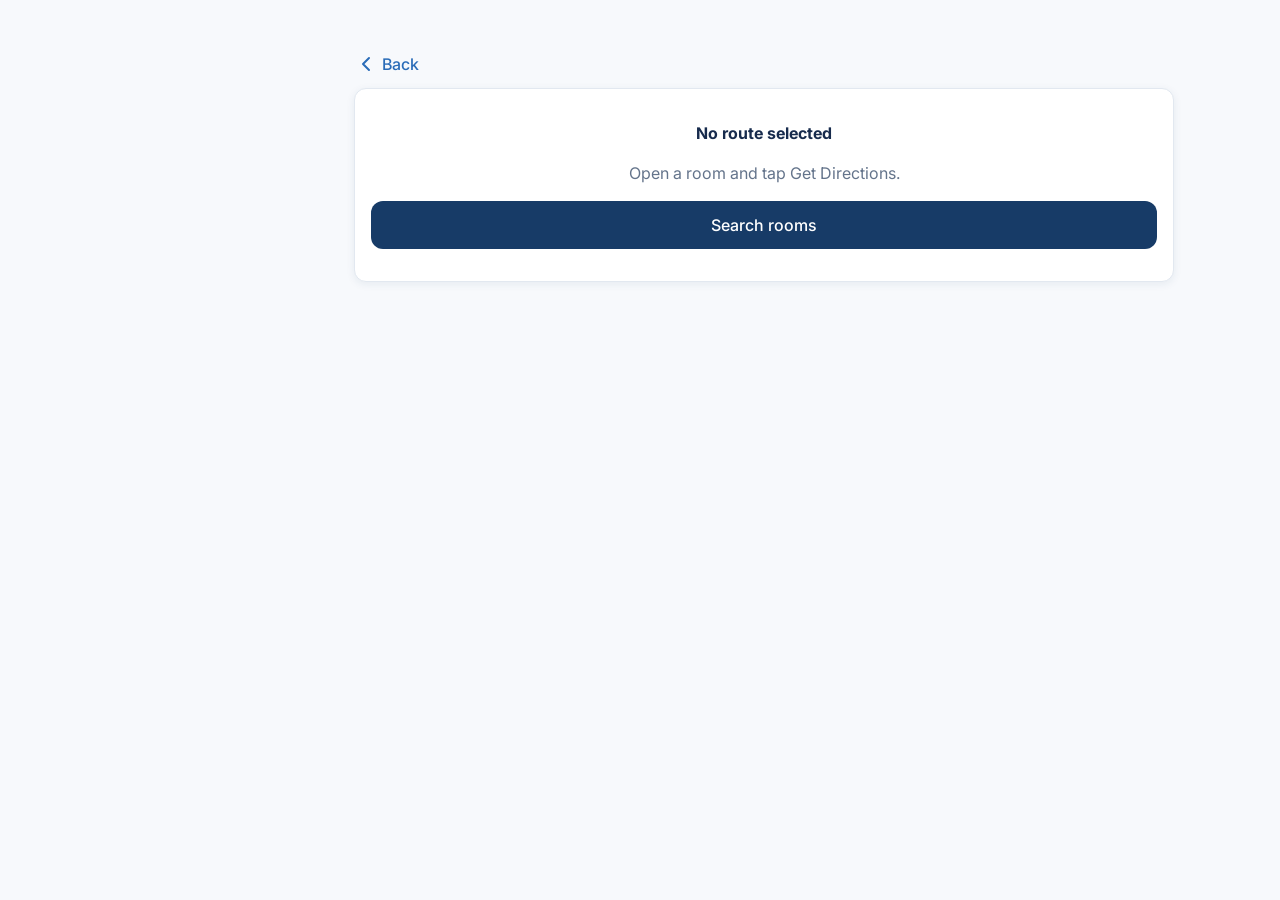
<file: pages/navigate.html>
<!DOCTYPE html>
<html lang="en"><head><meta charset="utf-8">
<meta name="viewport" content="width=device-width, initial-scale=1, viewport-fit=cover">
<title>Directions – UniszaFind</title>
<link rel="preconnect" href="https://fonts.googleapis.com"><link href="https://fonts.googleapis.com/css2?family=Inter:wght@400;500;600;700&display=swap" rel="stylesheet">
<meta name="description" content="Find classrooms, buildings and step-by-step directions across campus with UniszaFind.">
<meta name="theme-color" content="#173B67">
<link rel="icon" href="../assets/img/favicon.svg" type="image/svg+xml">
<link rel="stylesheet" href="../assets/css/styles.css">
</head><body data-page="navigate">
<main class="app" id="app">
  <a class="back" href="details.html" data-back><svg class="i" aria-hidden="true"><use href="#i-l"/></svg>Back</a>
  <div id="navigate"></div>
</main>
<nav id="nav" aria-label="Main" style="display:none"><div></div></nav><div id="toast" role="status" aria-live="polite"></div>
<script src="../assets/js/app.js"></script>
</body></html>
</file>
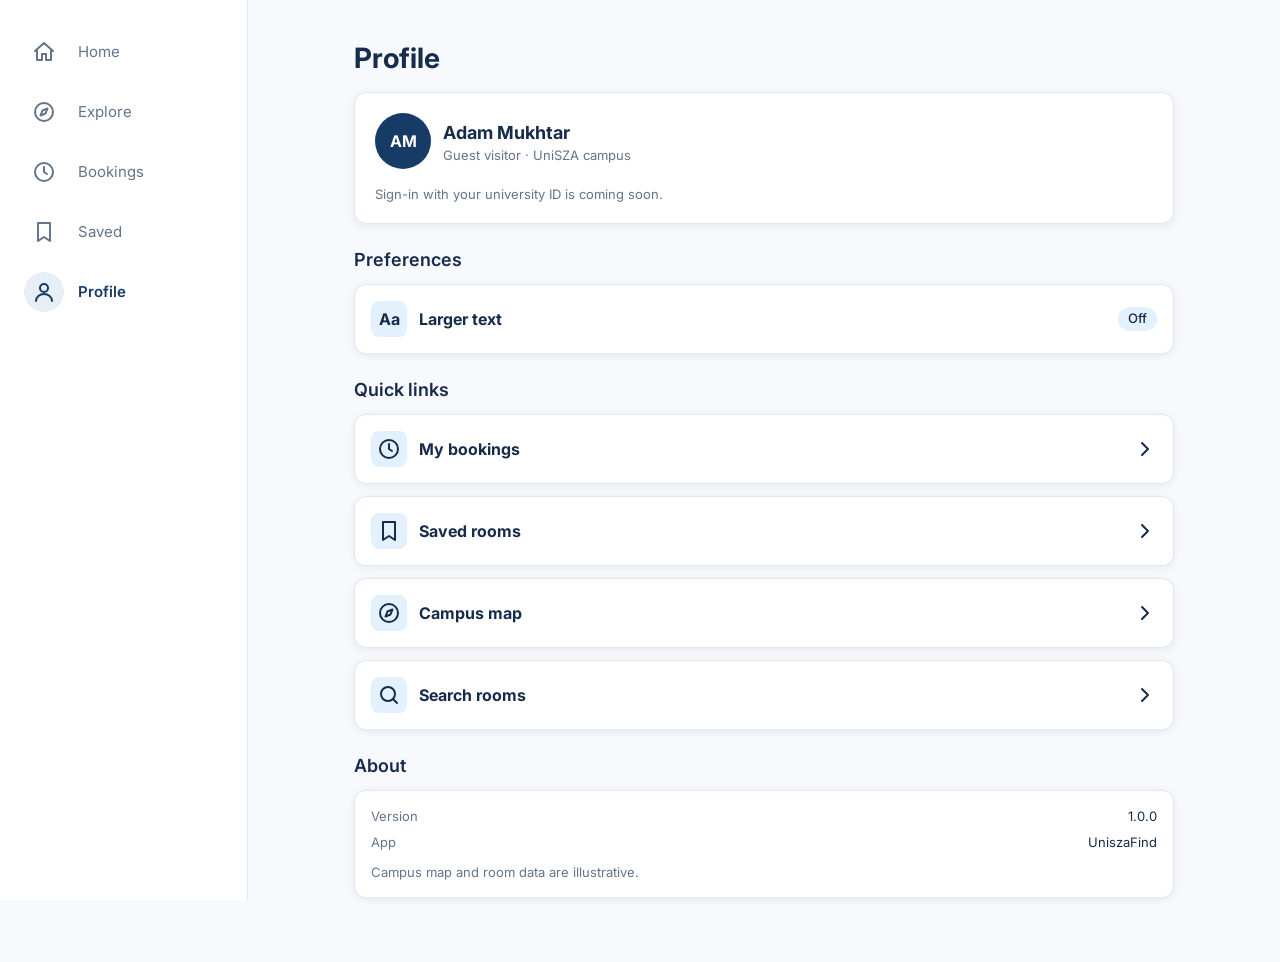
<file: pages/profile.html>
<!DOCTYPE html>
<html lang="en"><head><meta charset="utf-8">
<meta name="viewport" content="width=device-width, initial-scale=1, viewport-fit=cover">
<title>Profile – UniszaFind</title>
<link rel="preconnect" href="https://fonts.googleapis.com"><link href="https://fonts.googleapis.com/css2?family=Inter:wght@400;500;600;700&display=swap" rel="stylesheet">
<meta name="description" content="Find classrooms, buildings and step-by-step directions across campus with UniszaFind.">
<meta name="theme-color" content="#173B67">
<link rel="icon" href="../assets/img/favicon.svg" type="image/svg+xml">
<link rel="stylesheet" href="../assets/css/styles.css">
</head><body data-page="profile">
<main class="app" id="app">
  <h1>Profile</h1>

  <div class="card" style="padding:20px;margin:16px 0">
    <div class="row">
      <div class="avatar">AM</div>
      <div style="flex:1">
        <b style="font-size:1.125rem">Adam Mukhtar</b>
        <div class="cap mu">Guest visitor · UniSZA campus</div>
      </div>
    </div>
    <p class="cap mu" style="margin:16px 0 0">Sign-in with your university ID is coming soon.</p>
  </div>

  <div class="sec">
    <h2>Preferences</h2>
    <button class="card res" data-a="big" id="bigBtn" aria-pressed="false">
      <span class="ib" style="font-weight:700">Aa</span>
      <b style="flex:1">Larger text</b>
      <span class="pill" id="bigState">Off</span>
    </button>
  </div>

  <div class="sec">
    <h2>Quick links</h2>
    <a class="card res" href="bookings.html"><div class="ib"><svg class="i" aria-hidden="true"><use href="#i-k"/></svg></div><b style="flex:1">My bookings</b><svg class="i" aria-hidden="true"><use href="#i-r"/></svg></a>
    <a class="card res" href="saved.html"><div class="ib"><svg class="i" aria-hidden="true"><use href="#i-b"/></svg></div><b style="flex:1">Saved rooms</b><svg class="i" aria-hidden="true"><use href="#i-r"/></svg></a>
    <a class="card res" href="map.html"><div class="ib"><svg class="i" aria-hidden="true"><use href="#i-c"/></svg></div><b style="flex:1">Campus map</b><svg class="i" aria-hidden="true"><use href="#i-r"/></svg></a>
    <a class="card res" href="search.html"><div class="ib"><svg class="i" aria-hidden="true"><use href="#i-s"/></svg></div><b style="flex:1">Search rooms</b><svg class="i" aria-hidden="true"><use href="#i-r"/></svg></a>
  </div>

  <div class="sec">
    <h2>About</h2>
    <div class="card" style="padding:16px">
      <div class="row sp"><span class="cap mu">Version</span><span class="cap">1.0.0</span></div>
      <div class="row sp" style="margin-top:8px"><span class="cap mu">App</span><span class="cap">UniszaFind</span></div>
      <p class="cap mu" style="margin:12px 0 0">Campus map and room data are illustrative.</p>
    </div>
  </div>
</main>
<nav id="nav" aria-label="Main"><div></div></nav><div id="toast" role="status" aria-live="polite"></div>
<script src="../assets/js/app.js"></script>
</body></html>
</file>
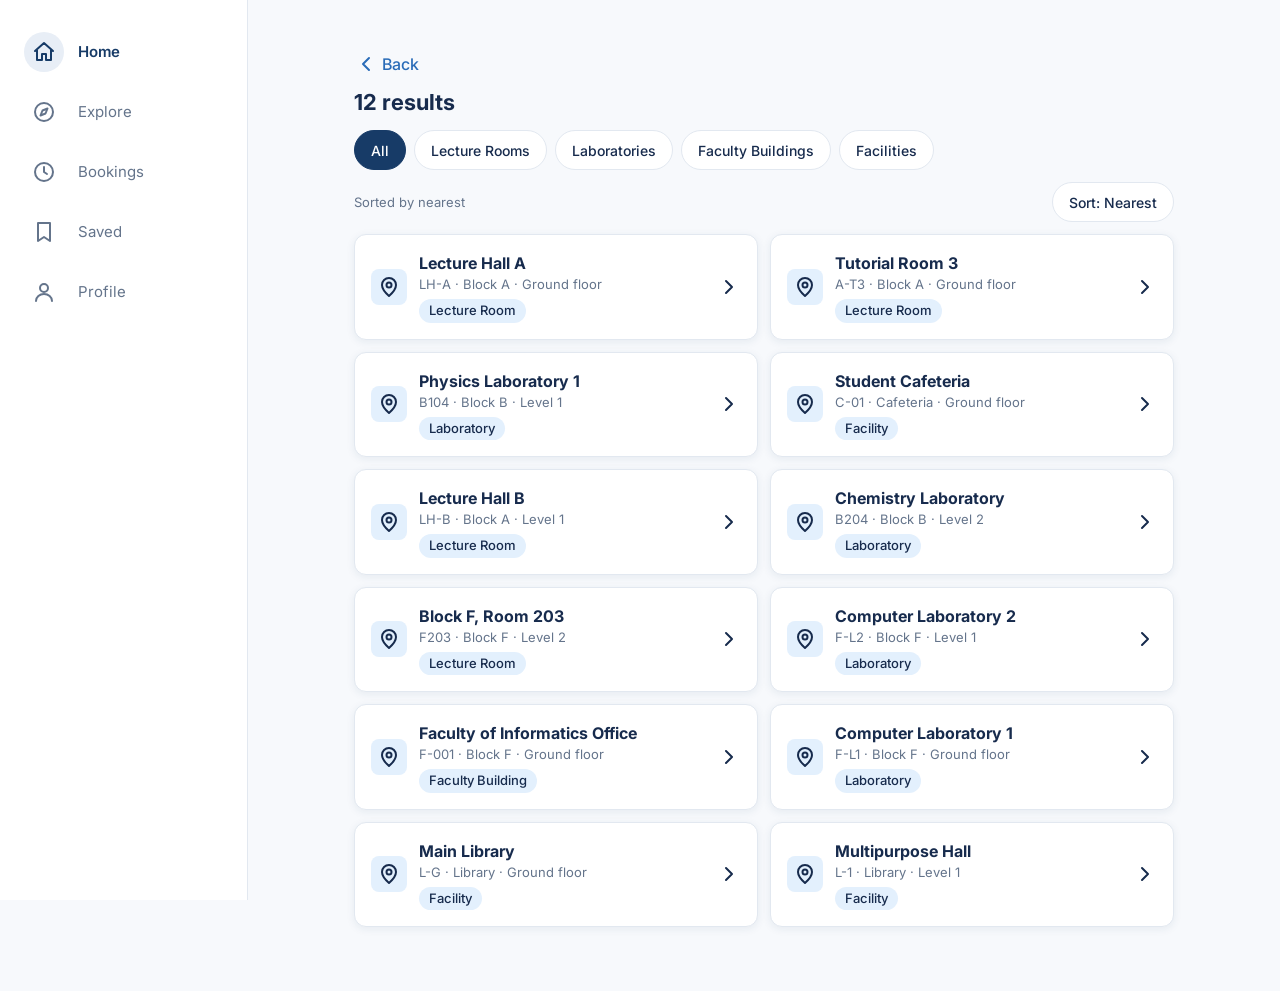
<file: pages/results.html>
<!DOCTYPE html>
<html lang="en"><head><meta charset="utf-8">
<meta name="viewport" content="width=device-width, initial-scale=1, viewport-fit=cover">
<title>Results – UniszaFind</title>
<link rel="preconnect" href="https://fonts.googleapis.com"><link href="https://fonts.googleapis.com/css2?family=Inter:wght@400;500;600;700&display=swap" rel="stylesheet">
<meta name="description" content="Find classrooms, buildings and step-by-step directions across campus with UniszaFind.">
<meta name="theme-color" content="#173B67">
<link rel="icon" href="../assets/img/favicon.svg" type="image/svg+xml">
<link rel="stylesheet" href="../assets/css/styles.css">
</head><body data-page="results">
<main class="app" id="app">
  <a class="back" href="search.html" data-back><svg class="i" aria-hidden="true"><use href="#i-l"/></svg>Back</a>
  <h1 id="resultTitle" style="font-size:1.375rem;line-height:1.75rem"></h1>
  <div id="chips" style="margin-top:12px"></div>
  <div class="row sp" style="margin:4px 0 12px"><span class="cap mu" id="sortLabel"></span><button class="chip" data-a="sort" id="sortBtn"></button></div>
  <div id="results"></div>
</main>
<nav id="nav" aria-label="Main"><div></div></nav><div id="toast" role="status" aria-live="polite"></div>
<script src="../assets/js/app.js"></script>
</body></html>
</file>
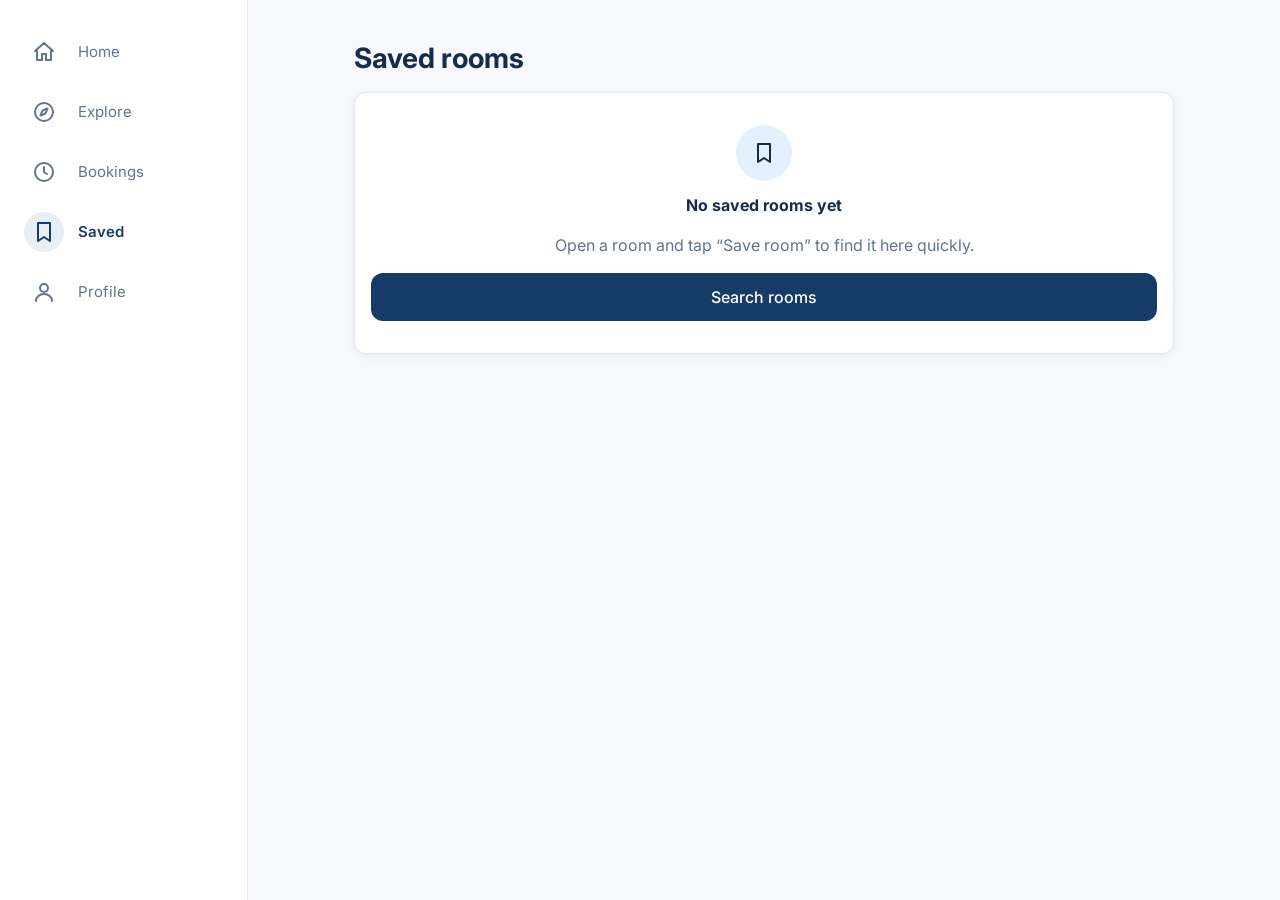
<file: pages/saved.html>
<!DOCTYPE html>
<html lang="en"><head><meta charset="utf-8">
<meta name="viewport" content="width=device-width, initial-scale=1, viewport-fit=cover">
<title>Saved rooms – UniszaFind</title>
<link rel="preconnect" href="https://fonts.googleapis.com"><link href="https://fonts.googleapis.com/css2?family=Inter:wght@400;500;600;700&display=swap" rel="stylesheet">
<meta name="description" content="Find classrooms, buildings and step-by-step directions across campus with UniszaFind.">
<meta name="theme-color" content="#173B67">
<link rel="icon" href="../assets/img/favicon.svg" type="image/svg+xml">
<link rel="stylesheet" href="../assets/css/styles.css">
</head><body data-page="saved">
<main class="app" id="app">
  <h1>Saved rooms</h1>
  <div style="margin-top:16px" id="saved"></div>
</main>
<nav id="nav" aria-label="Main"><div></div></nav><div id="toast" role="status" aria-live="polite"></div>
<script src="../assets/js/app.js"></script>
</body></html>
</file>
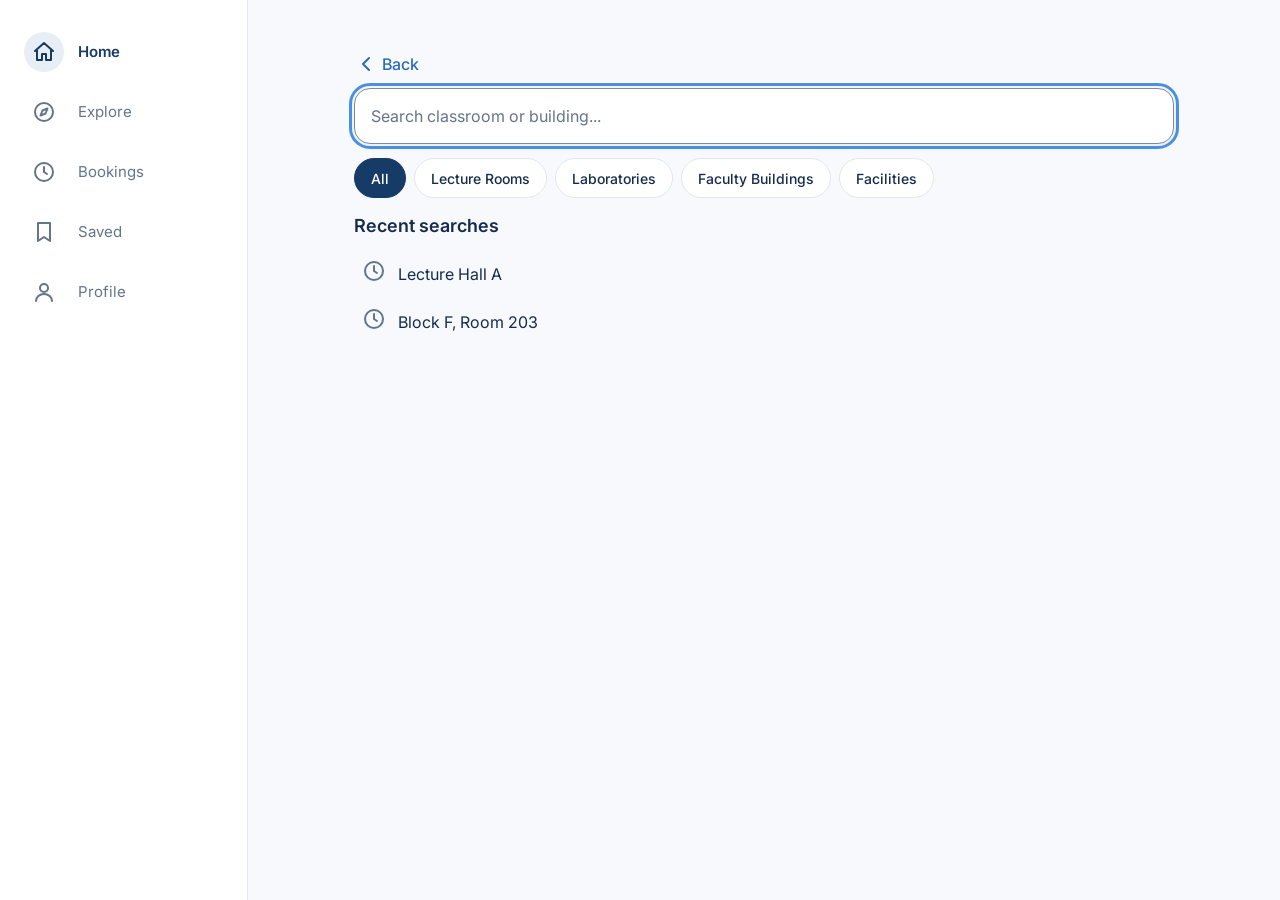
<file: pages/search.html>
<!DOCTYPE html>
<html lang="en"><head><meta charset="utf-8">
<meta name="viewport" content="width=device-width, initial-scale=1, viewport-fit=cover">
<title>Search – UniszaFind</title>
<link rel="preconnect" href="https://fonts.googleapis.com"><link href="https://fonts.googleapis.com/css2?family=Inter:wght@400;500;600;700&display=swap" rel="stylesheet">
<meta name="description" content="Find classrooms, buildings and step-by-step directions across campus with UniszaFind.">
<meta name="theme-color" content="#173B67">
<link rel="icon" href="../assets/img/favicon.svg" type="image/svg+xml">
<link rel="stylesheet" href="../assets/css/styles.css">
</head><body data-page="search">
<main class="app" id="app">
  <a class="back" href="../index.html" data-back><svg class="i" aria-hidden="true"><use href="#i-l"/></svg>Back</a>
  <input id="q" class="search" placeholder="Search classroom or building..." aria-label="Search" autocomplete="off">
  <div id="chips" style="margin-top:12px"></div>
  <div id="sg"></div>
</main>
<nav id="nav" aria-label="Main"><div></div></nav><div id="toast" role="status" aria-live="polite"></div>
<script src="../assets/js/app.js"></script>
</body></html>
</file>
<file: assets/css/styles.css>
:root{--bg:#F7F9FC;--sf:#fff;--tx:#172B4D;--mu:#64748B;--pr:#173B67;--onp:#fff;--sc:#4A90E2;--bd:#E2E8F0;--in:#7C8AA0;--sel:#E8EEF6;--info:#E3F0FD;--ok:#1B7F55;--okb:#E4F5EE;--er:#C9372C;--erb:#FCE9E7;--lk:#2A6CB8;--sh:0 2px 8px rgba(23,59,103,.08);font-size:100%;box-sizing:border-box;padding-top:env(safe-area-inset-top,0px);padding-bottom:env(safe-area-inset-bottom,0px)}
:root.big{font-size:112.5%}
@media(prefers-color-scheme:dark){:root:not([data-theme="light"]){--bg:#0F1B2D;--sf:#17263B;--tx:#E8EEF6;--mu:#9FB0C6;--pr:#8DBBF2;--onp:#0F1B2D;--bd:#2A3C55;--sel:#22364F;--info:#1D3550;--ok:#6FD3A6;--okb:#173A2E;--er:#FF8A80;--erb:#3D1F22;--lk:#8DBBF2;--sh:0 2px 8px rgba(0,0,0,.4)}}
:root[data-theme="dark"]{--bg:#0F1B2D;--sf:#17263B;--tx:#E8EEF6;--mu:#9FB0C6;--pr:#8DBBF2;--onp:#0F1B2D;--bd:#2A3C55;--sel:#22364F;--info:#1D3550;--ok:#6FD3A6;--okb:#173A2E;--er:#FF8A80;--erb:#3D1F22;--lk:#8DBBF2;--sh:0 2px 8px rgba(0,0,0,.4)}
html{scroll-padding-top:env(safe-area-inset-top,0px)}
*{box-sizing:border-box}
body{margin:0;background:var(--bg);color:var(--tx);font:400 1rem/1.5 Inter,system-ui,sans-serif}
a{color:inherit;text-decoration:none}
button{font:inherit;color:inherit;cursor:pointer;border:0;background:none;text-align:left}
:focus-visible{outline:3px solid var(--sc);outline-offset:2px}
.app{max-width:430px;margin:auto;padding:16px 16px 104px;min-height:100vh}
.i{width:24px;height:24px;fill:none;stroke:currentColor;stroke-width:2;stroke-linecap:round;stroke-linejoin:round;flex:none}
h1{font:700 1.75rem/2.25rem Inter;margin:0}
h2{font:600 1.125rem/1.5rem Inter;margin:0 0 12px}
h3{font:600 1.375rem/1.75rem Inter;margin:0}
.mu{color:var(--mu)}
.cap{font-size:.8125rem;line-height:1.125rem}
.row{display:flex;align-items:center;gap:12px}
.sp{justify-content:space-between}
.sec{margin-top:24px}
.logo{width:40px;height:40px;border-radius:12px;background:var(--pr);color:var(--onp);display:grid;place-items:center}
.avatar{width:56px;height:56px;border-radius:99px;background:var(--pr);color:var(--onp);display:grid;place-items:center;font-weight:700;flex:none}
.avatar.sm{width:44px;height:44px;font-size:.875rem}
.card{background:var(--sf);border:1px solid var(--bd);border-radius:12px;box-shadow:var(--sh)}
.search{width:100%;min-height:56px;padding:0 16px;border:1.5px solid var(--in);border-radius:16px;background:var(--sf);box-shadow:var(--sh);display:flex;align-items:center;gap:12px;color:var(--mu)}
input.search{color:var(--tx);font:inherit}
input::placeholder{color:var(--mu)}
.grid{display:grid;grid-template-columns:1fr 1fr;gap:12px}
.tile{min-height:56px;padding:8px 12px;display:flex;align-items:center;gap:10px;font-weight:500;font-size:.875rem;line-height:1.25rem}
.tile:active,.item:active,.chip:active{background:var(--sel);border-color:var(--sc)}
.ib{width:36px;height:36px;border-radius:8px;background:var(--info);display:grid;place-items:center;flex:none}
.item{width:100%;min-height:48px;padding:8px;display:flex;align-items:center;gap:12px;border-radius:8px}
.chips{display:flex;gap:8px;overflow-x:auto;padding:2px 2px 8px;margin:0 -2px}
.chip{min-height:40px;padding:0 16px;border-radius:99px;border:1px solid var(--bd);background:var(--sf);font-size:.875rem;font-weight:500;white-space:nowrap}
.chip[aria-pressed=true]{background:var(--pr);color:var(--onp);border-color:var(--pr)}
.btn{min-height:48px;padding:0 24px;border-radius:12px;font-weight:500;display:flex;align-items:center;justify-content:center;gap:8px;width:100%;text-align:center}
.p{background:var(--pr);color:var(--onp)}
.s{border:1.5px solid var(--pr);color:var(--pr)}
.pill{display:inline-block;padding:2px 10px;border-radius:99px;background:var(--info);font-size:.8125rem;font-weight:500}
.res{padding:16px;width:100%;display:flex;align-items:center;gap:12px;margin-bottom:12px}
.back{min-height:48px;display:flex;align-items:center;gap:4px;font-weight:500;color:var(--lk);margin-left:-8px;padding:0 8px}
.empty{text-align:center;padding:32px 16px}
.empty .ib{width:56px;height:56px;margin:0 auto 12px;border-radius:99px}
.err{background:var(--erb);color:var(--er);border-radius:12px;padding:12px 16px;margin-top:12px;font-size:.875rem}
nav{position:fixed;left:0;right:0;bottom:0;background:var(--sf);border-top:1px solid var(--bd);padding:8px 8px calc(8px + env(safe-area-inset-bottom,0px))}
nav div{max-width:430px;margin:auto;display:flex}
nav a{flex:1;min-height:56px;display:flex;flex-direction:column;align-items:center;gap:2px;font-size:.8125rem;color:var(--mu);text-align:center}
nav a .pl{width:64px;height:32px;border-radius:99px;display:grid;place-items:center}
nav a[aria-current=page]{color:var(--pr);font-weight:600}
nav a[aria-current=page] .pl{background:var(--sel)}
svg.map{width:100%;border-radius:12px;background:var(--info);display:block}
.map text{font:500 .625rem Inter;fill:var(--tx)}
.step{display:flex;gap:12px;padding:12px;border-radius:12px;opacity:.6}
.step.on{opacity:1;background:var(--sel);font-weight:500}
.step.done{opacity:1}
.n{width:28px;height:28px;border-radius:99px;background:var(--pr);color:var(--onp);display:grid;place-items:center;font-size:.8125rem;font-weight:600;flex:none}
#toast{position:fixed;left:50%;bottom:104px;transform:translateX(-50%);background:var(--pr);color:var(--onp);padding:12px 20px;border-radius:12px;opacity:0;pointer-events:none;transition:opacity .2s;z-index:9}
#toast.on{opacity:1}
.arr{background:var(--okb);color:var(--ok);padding:12px 16px;border-radius:12px;font-weight:600;margin-top:12px}

/* Tablet: wider centred content, two-column lists */
@media(min-width:768px){
  .app{max-width:760px;padding:24px 24px 120px}
  nav div{max-width:760px}
  #results,#saved{display:grid;grid-template-columns:repeat(2,minmax(0,1fr));gap:12px}
  #results>.card,#saved>.card{margin-bottom:0}
  #results>.empty,#saved>.empty{grid-column:1/-1}
  svg.map{max-width:560px;margin-left:auto;margin-right:auto}
}

/* Desktop: persistent side navigation, centred reading column */
@media(min-width:1024px){
  body{padding-left:248px}
  .app{max-width:900px;margin:0 auto;padding:40px 40px 64px}
  nav{top:0;right:auto;bottom:0;width:248px;padding:24px 12px;border-top:0;border-right:1px solid var(--bd);z-index:10}
  nav div{max-width:none;flex-direction:column;gap:4px}
  nav a{flex:none;min-height:56px;flex-direction:row;justify-content:flex-start;gap:14px;padding:0 12px;border-radius:12px;font-size:.9375rem}
  nav a .pl{width:40px;height:40px}
  nav a:hover{background:var(--sel)}
  #quick{grid-template-columns:repeat(4,1fr)}
  svg.map{max-width:600px}
  #toast{left:calc(50% + 124px);bottom:32px}
}

/* Very large screens: keep the content column comfortable */
@media(min-width:1440px){
  .app{max-width:1040px}
}

/* Classroom booking */
.room-shot{width:100%;aspect-ratio:16/9;object-fit:cover;border-radius:12px;background:var(--info);display:block}
.status-free{background:var(--okb);color:var(--ok)}
.status-busy{background:var(--erb);color:var(--er)}
.field{display:grid;gap:6px;margin-bottom:14px}
.field label{font-weight:600;font-size:.875rem}
.field input,.field textarea{width:100%;min-height:48px;padding:12px;border:1.5px solid var(--in);border-radius:12px;background:var(--sf);color:var(--tx);font:inherit}
.field textarea{min-height:88px;resize:vertical}
.hint{font-size:.8125rem;color:var(--mu)}
.form-error{display:none;background:var(--erb);color:var(--er);border-radius:12px;padding:12px 16px;margin-top:12px;font-size:.875rem}
.form-error.on{display:block}
button:disabled{cursor:not-allowed}
</file>
